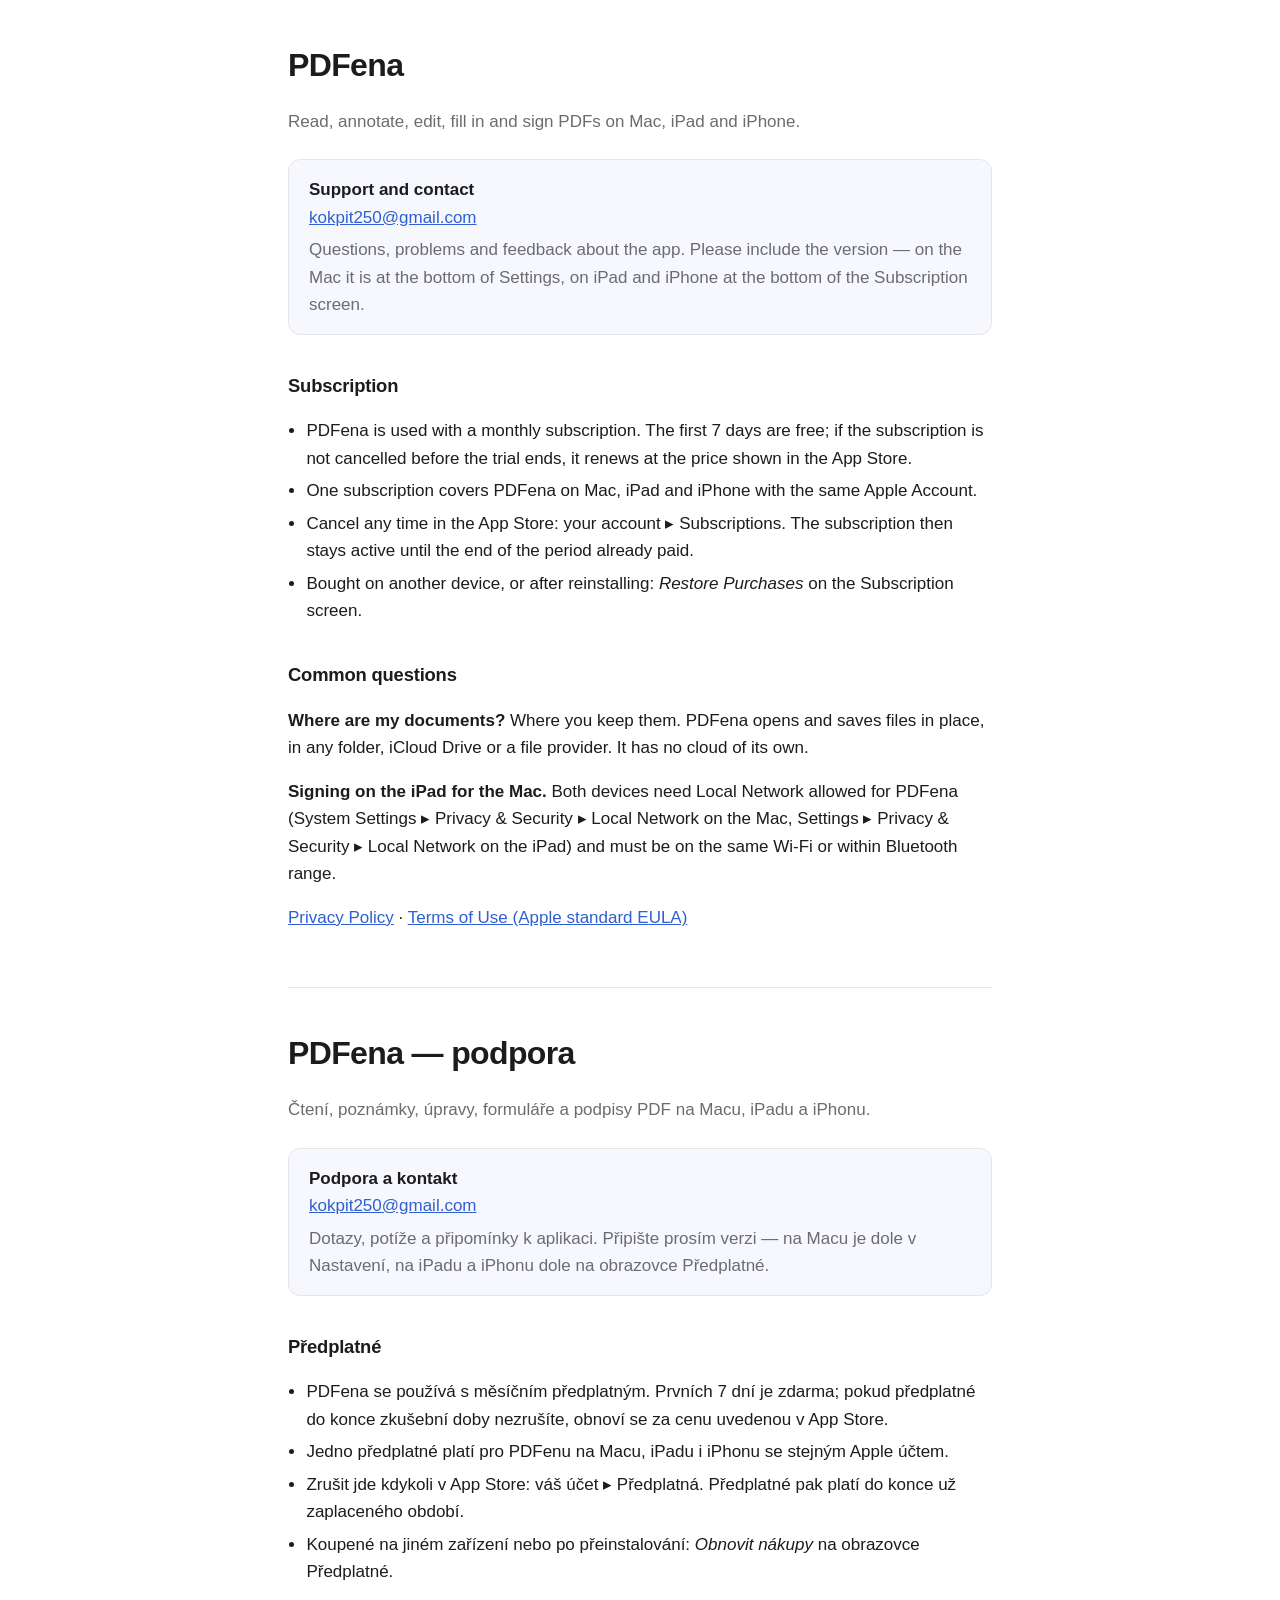
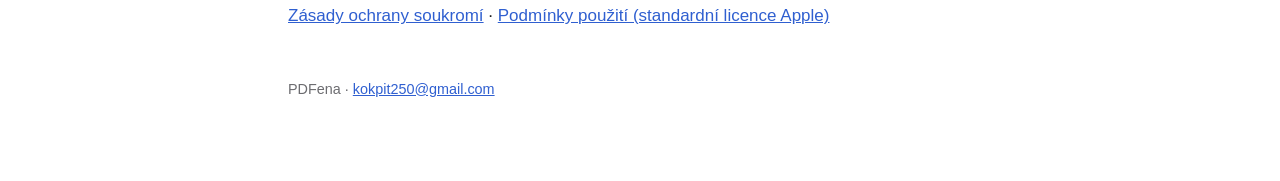
<file: index.html>
<!doctype html>
<html lang="en">
<head>
<meta charset="utf-8">
<meta name="viewport" content="width=device-width, initial-scale=1">
<title>PDFena — Support</title>
<link rel="stylesheet" href="style.css">
</head>
<body>

<h1>PDFena</h1>
<p class="muted">Read, annotate, edit, fill in and sign PDFs on Mac, iPad and iPhone.</p>

<div class="card">
  <strong>Support and contact</strong><br>
  <a href="mailto:kokpit250@gmail.com">kokpit250@gmail.com</a>
  <div class="muted" style="margin-top:.35rem">Questions, problems and feedback about the app. Please include the version — on the Mac it is at the bottom of Settings, on iPad and iPhone at the bottom of the Subscription screen.</div>
</div>

<h2>Subscription</h2>
<ul>
  <li>PDFena is used with a monthly subscription. The first 7 days are free; if the subscription is not cancelled before the trial ends, it renews at the price shown in the App Store.</li>
  <li>One subscription covers PDFena on Mac, iPad and iPhone with the same Apple Account.</li>
  <li>Cancel any time in the App Store: your account ▸ Subscriptions. The subscription then stays active until the end of the period already paid.</li>
  <li>Bought on another device, or after reinstalling: <em>Restore Purchases</em> on the Subscription screen.</li>
</ul>

<h2>Common questions</h2>
<p><strong>Where are my documents?</strong> Where you keep them. PDFena opens and saves files in place, in any folder, iCloud Drive or a file provider. It has no cloud of its own.</p>
<p><strong>Signing on the iPad for the Mac.</strong> Both devices need Local Network allowed for PDFena (System Settings ▸ Privacy &amp; Security ▸ Local Network on the Mac, Settings ▸ Privacy &amp; Security ▸ Local Network on the iPad) and must be on the same Wi-Fi or within Bluetooth range.</p>

<p><a href="privacy.html">Privacy Policy</a> · <a href="https://www.apple.com/legal/internet-services/itunes/dev/stdeula/">Terms of Use (Apple standard EULA)</a></p>

<hr>

<h1 lang="cs">PDFena — podpora</h1>
<div lang="cs">
<p class="muted">Čtení, poznámky, úpravy, formuláře a podpisy PDF na Macu, iPadu a iPhonu.</p>

<div class="card">
  <strong>Podpora a kontakt</strong><br>
  <a href="mailto:kokpit250@gmail.com">kokpit250@gmail.com</a>
  <div class="muted" style="margin-top:.35rem">Dotazy, potíže a připomínky k aplikaci. Připište prosím verzi — na Macu je dole v Nastavení, na iPadu a iPhonu dole na obrazovce Předplatné.</div>
</div>

<h2>Předplatné</h2>
<ul>
  <li>PDFena se používá s měsíčním předplatným. Prvních 7 dní je zdarma; pokud předplatné do konce zkušební doby nezrušíte, obnoví se za cenu uvedenou v App Store.</li>
  <li>Jedno předplatné platí pro PDFenu na Macu, iPadu i iPhonu se stejným Apple účtem.</li>
  <li>Zrušit jde kdykoli v App Store: váš účet ▸ Předplatná. Předplatné pak platí do konce už zaplaceného období.</li>
  <li>Koupené na jiném zařízení nebo po přeinstalování: <em>Obnovit nákupy</em> na obrazovce Předplatné.</li>
</ul>

<p><a href="privacy.html#cs">Zásady ochrany soukromí</a> · <a href="https://www.apple.com/legal/internet-services/itunes/dev/stdeula/">Podmínky použití (standardní licence Apple)</a></p>
</div>

<footer class="muted">PDFena · <a href="mailto:kokpit250@gmail.com">kokpit250@gmail.com</a></footer>
</body>
</html>
</file>
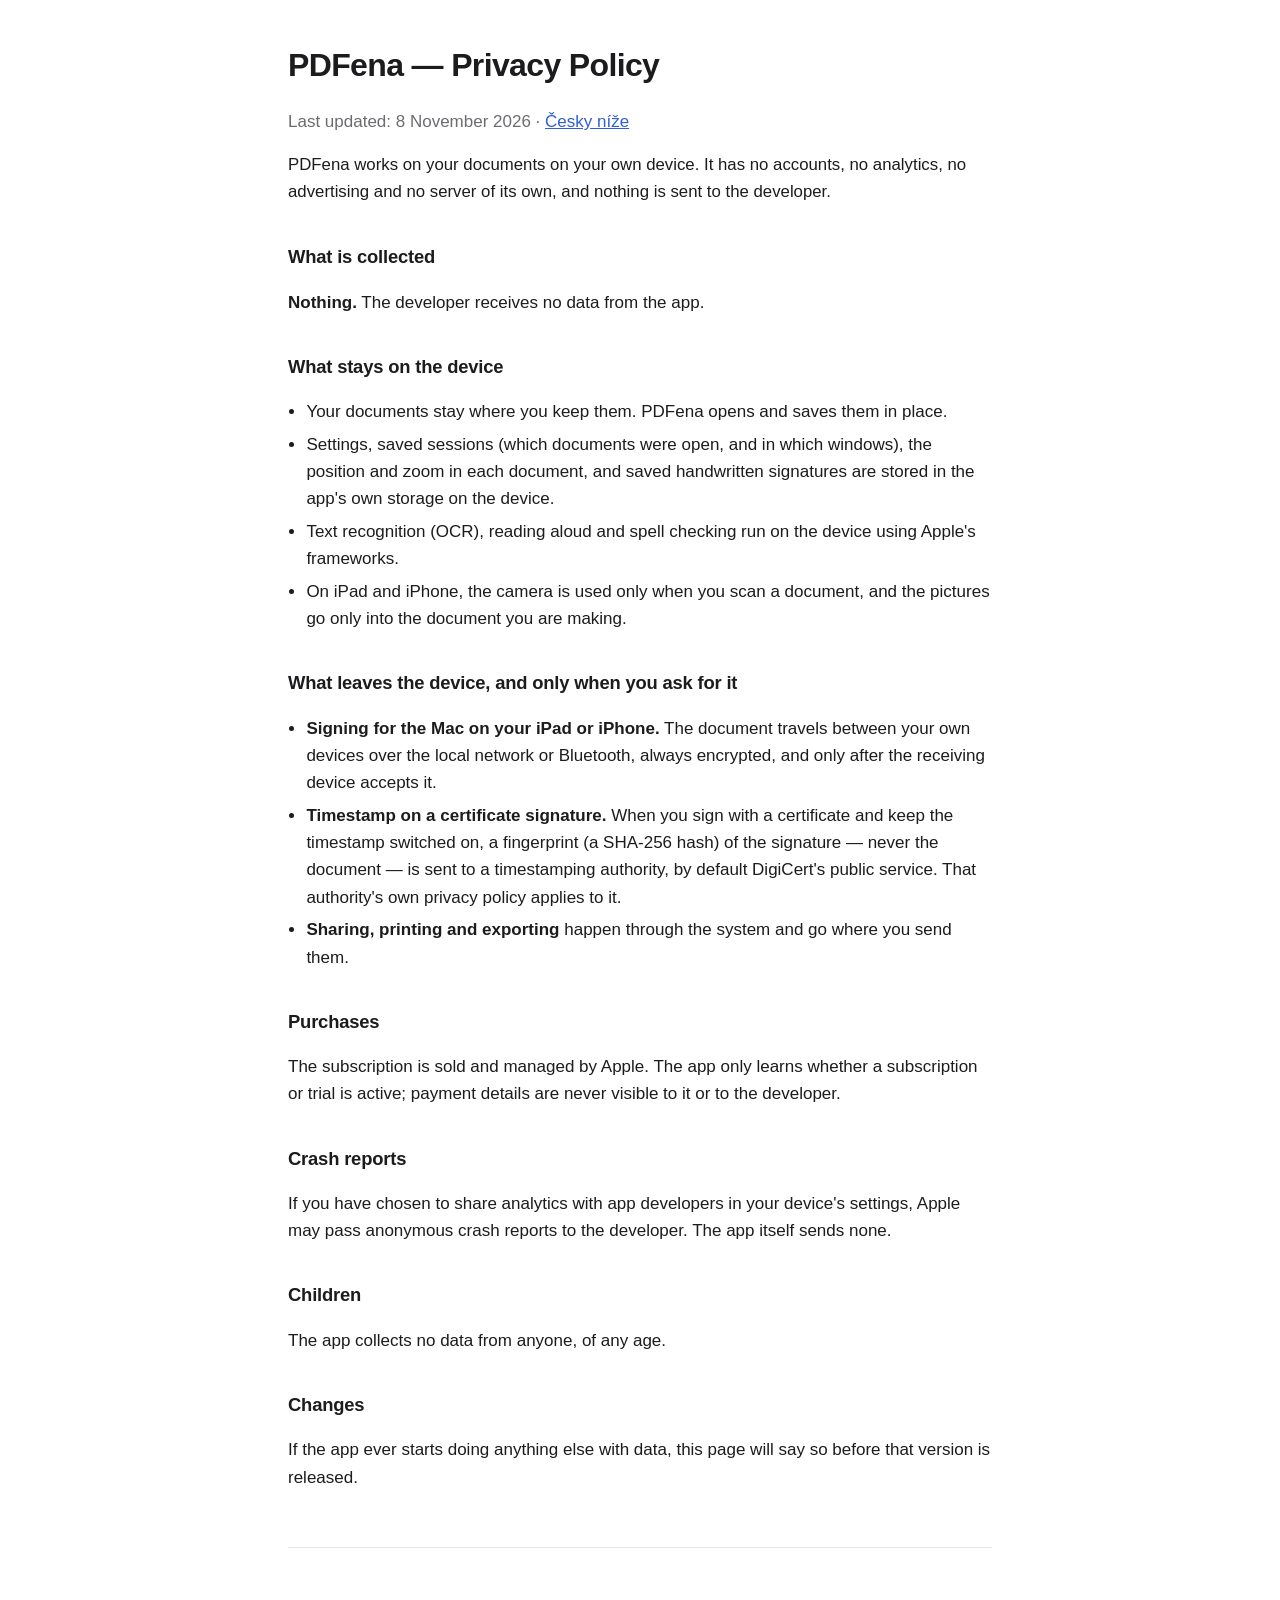
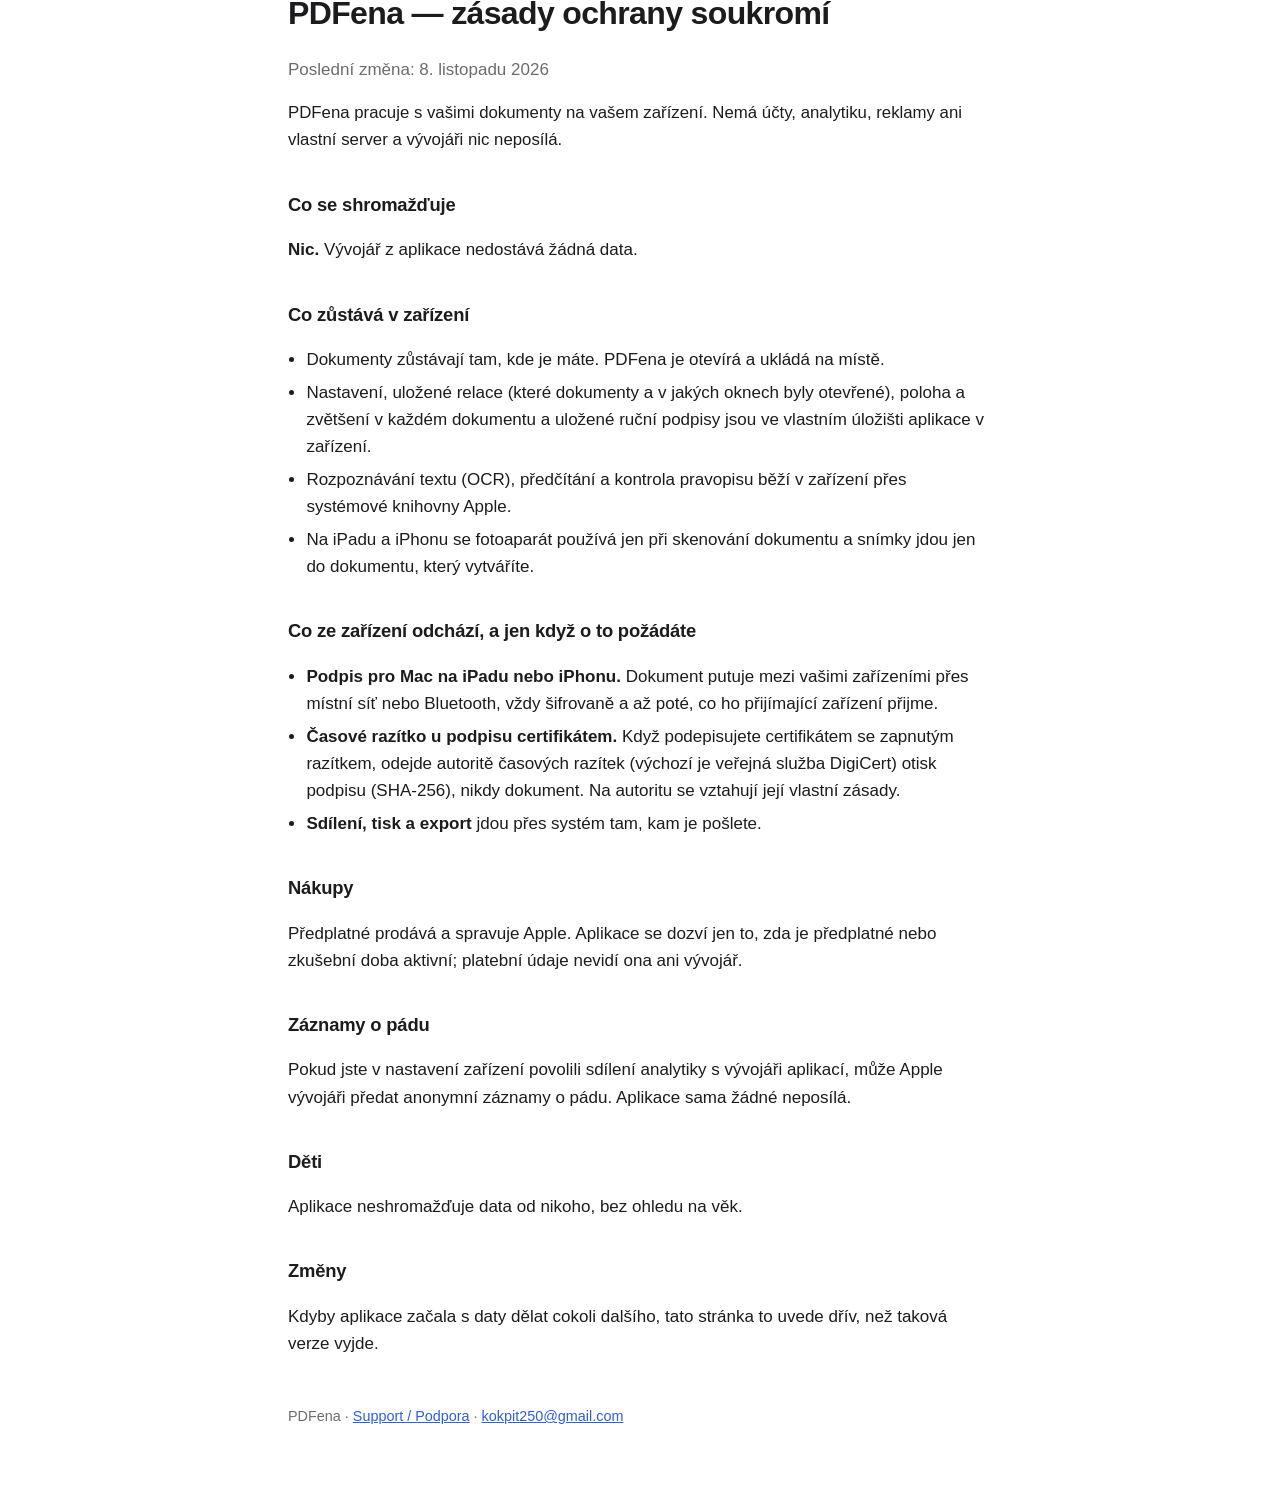
<file: privacy.html>
<!doctype html>
<html lang="en">
<head>
<meta charset="utf-8">
<meta name="viewport" content="width=device-width, initial-scale=1">
<title>PDFena — Privacy Policy</title>
<link rel="stylesheet" href="style.css">
</head>
<body>

<h1>PDFena — Privacy Policy</h1>
<p class="muted">Last updated: 8 November 2026 · <a href="#cs">Česky níže</a></p>

<p class="lede">PDFena works on your documents on your own device. It has no accounts, no analytics, no advertising and no server of its own, and nothing is sent to the developer.</p>

<h2>What is collected</h2>
<p><strong>Nothing.</strong> The developer receives no data from the app.</p>

<h2>What stays on the device</h2>
<ul>
  <li>Your documents stay where you keep them. PDFena opens and saves them in place.</li>
  <li>Settings, saved sessions (which documents were open, and in which windows), the position and zoom in each document, and saved handwritten signatures are stored in the app's own storage on the device.</li>
  <li>Text recognition (OCR), reading aloud and spell checking run on the device using Apple's frameworks.</li>
  <li>On iPad and iPhone, the camera is used only when you scan a document, and the pictures go only into the document you are making.</li>
</ul>

<h2>What leaves the device, and only when you ask for it</h2>
<ul>
  <li><strong>Signing for the Mac on your iPad or iPhone.</strong> The document travels between your own devices over the local network or Bluetooth, always encrypted, and only after the receiving device accepts it.</li>
  <li><strong>Timestamp on a certificate signature.</strong> When you sign with a certificate and keep the timestamp switched on, a fingerprint (a SHA-256 hash) of the signature — never the document — is sent to a timestamping authority, by default DigiCert's public service. That authority's own privacy policy applies to it.</li>
  <li><strong>Sharing, printing and exporting</strong> happen through the system and go where you send them.</li>
</ul>

<h2>Purchases</h2>
<p>The subscription is sold and managed by Apple. The app only learns whether a subscription or trial is active; payment details are never visible to it or to the developer.</p>

<h2>Crash reports</h2>
<p>If you have chosen to share analytics with app developers in your device's settings, Apple may pass anonymous crash reports to the developer. The app itself sends none.</p>

<h2>Children</h2>
<p>The app collects no data from anyone, of any age.</p>

<h2>Changes</h2>
<p>If the app ever starts doing anything else with data, this page will say so before that version is released.</p>

<hr>

<h1 id="cs" lang="cs">PDFena — zásady ochrany soukromí</h1>
<div lang="cs">
<p class="muted">Poslední změna: 8. listopadu 2026</p>

<p class="lede">PDFena pracuje s vašimi dokumenty na vašem zařízení. Nemá účty, analytiku, reklamy ani vlastní server a vývojáři nic neposílá.</p>

<h2>Co se shromažďuje</h2>
<p><strong>Nic.</strong> Vývojář z aplikace nedostává žádná data.</p>

<h2>Co zůstává v zařízení</h2>
<ul>
  <li>Dokumenty zůstávají tam, kde je máte. PDFena je otevírá a ukládá na místě.</li>
  <li>Nastavení, uložené relace (které dokumenty a v jakých oknech byly otevřené), poloha a zvětšení v každém dokumentu a uložené ruční podpisy jsou ve vlastním úložišti aplikace v zařízení.</li>
  <li>Rozpoznávání textu (OCR), předčítání a kontrola pravopisu běží v zařízení přes systémové knihovny Apple.</li>
  <li>Na iPadu a iPhonu se fotoaparát používá jen při skenování dokumentu a snímky jdou jen do dokumentu, který vytváříte.</li>
</ul>

<h2>Co ze zařízení odchází, a jen když o to požádáte</h2>
<ul>
  <li><strong>Podpis pro Mac na iPadu nebo iPhonu.</strong> Dokument putuje mezi vašimi zařízeními přes místní síť nebo Bluetooth, vždy šifrovaně a až poté, co ho přijímající zařízení přijme.</li>
  <li><strong>Časové razítko u podpisu certifikátem.</strong> Když podepisujete certifikátem se zapnutým razítkem, odejde autoritě časových razítek (výchozí je veřejná služba DigiCert) otisk podpisu (SHA-256), nikdy dokument. Na autoritu se vztahují její vlastní zásady.</li>
  <li><strong>Sdílení, tisk a export</strong> jdou přes systém tam, kam je pošlete.</li>
</ul>

<h2>Nákupy</h2>
<p>Předplatné prodává a spravuje Apple. Aplikace se dozví jen to, zda je předplatné nebo zkušební doba aktivní; platební údaje nevidí ona ani vývojář.</p>

<h2>Záznamy o pádu</h2>
<p>Pokud jste v nastavení zařízení povolili sdílení analytiky s vývojáři aplikací, může Apple vývojáři předat anonymní záznamy o pádu. Aplikace sama žádné neposílá.</p>

<h2>Děti</h2>
<p>Aplikace neshromažďuje data od nikoho, bez ohledu na věk.</p>

<h2>Změny</h2>
<p>Kdyby aplikace začala s daty dělat cokoli dalšího, tato stránka to uvede dřív, než taková verze vyjde.</p>
</div>

<footer class="muted">PDFena · <a href="index.html">Support / Podpora</a> · <a href="mailto:kokpit250@gmail.com">kokpit250@gmail.com</a></footer>
</body>
</html>
</file>
<file: style.css>
:root { color-scheme: light dark; }
body {
  font: 17px/1.6 -apple-system, BlinkMacSystemFont, "Segoe UI", Roboto, sans-serif;
  max-width: 44rem; margin: 0 auto; padding: 2.5rem 1rem 5rem;
  color: #1c1c1e; background: #fff;
}
h1 { font-size: 2rem; margin: 0 0 .25rem; letter-spacing: -.02em; }
h2 { font-size: 1.15rem; margin: 2.25rem 0 .5rem; letter-spacing: -.01em; }
hr { border: 0; border-top: 1px solid #e5e5ea; margin: 3.5rem 0 2.5rem; }
a { color: #2f5fd0; }
.muted { color: #6c6c70; }
.lede { font-size: 1.05rem; }
.card {
  border: 1px solid #e5e5ea; border-radius: 12px;
  padding: 1rem 1.25rem; margin: 1.5rem 0; background: #f6f8fd;
}
ul { padding-left: 1.15rem; }
li { margin: .35rem 0; }
footer { margin-top: 3rem; font-size: .9rem; }
@media (prefers-color-scheme: dark) {
  body { color: #f2f2f7; background: #000; }
  a { color: #7aa2ff; }
  hr { border-top-color: #2c2c2e; }
  .card { background: #1c1c1e; border-color: #2c2c2e; }
  .muted { color: #98989f; }
}
</file>
